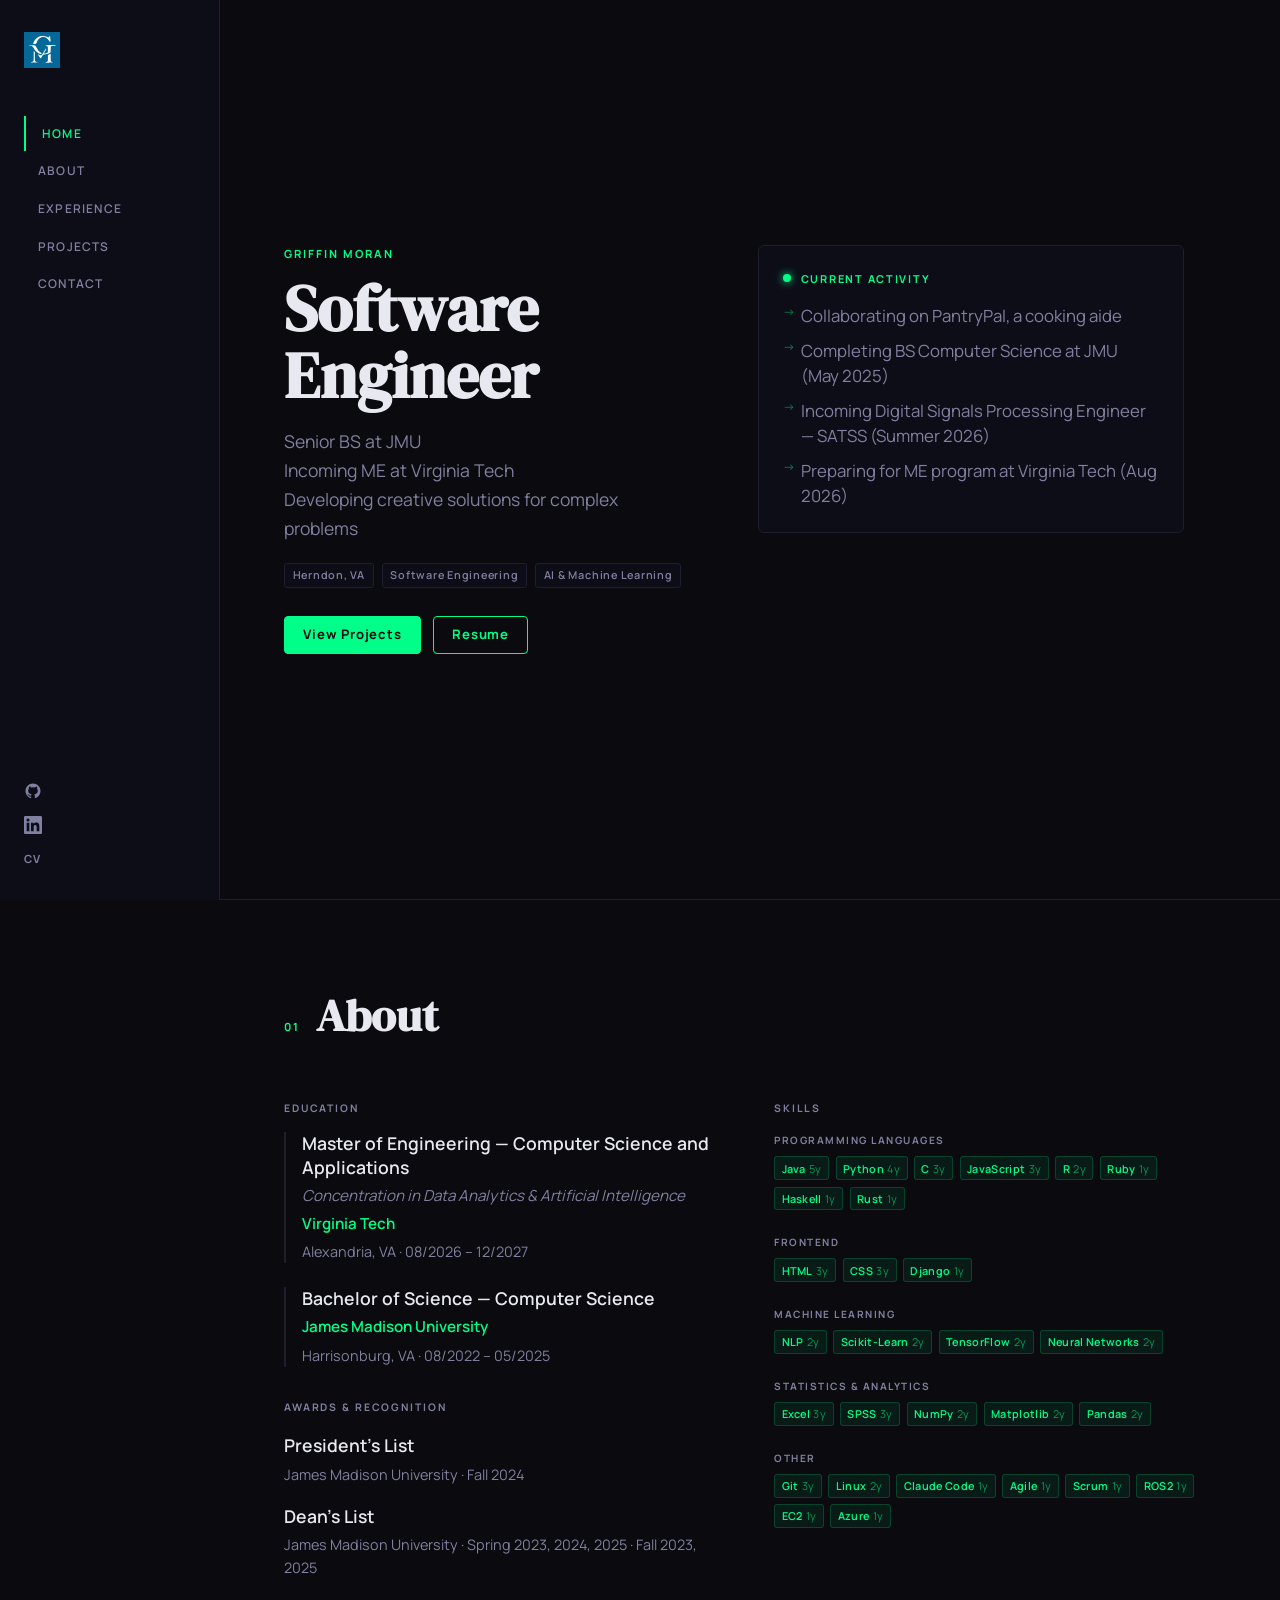
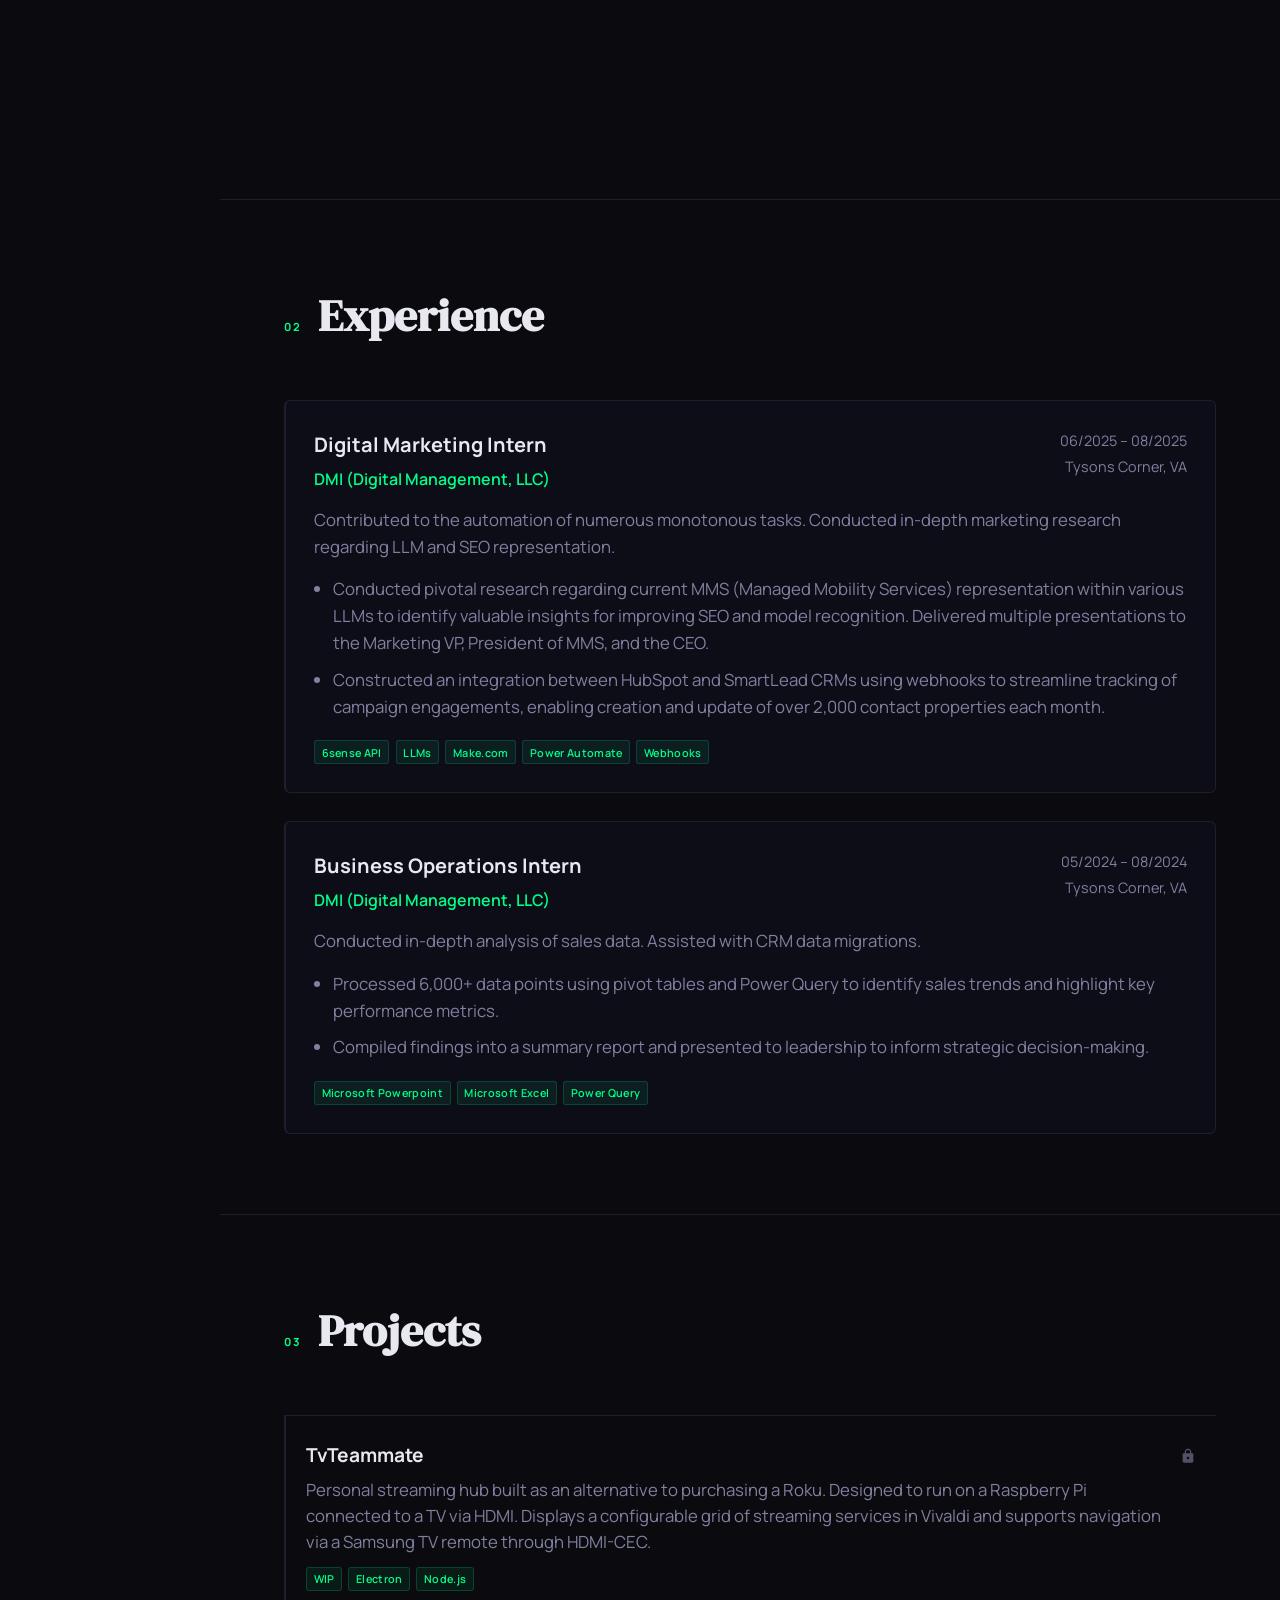
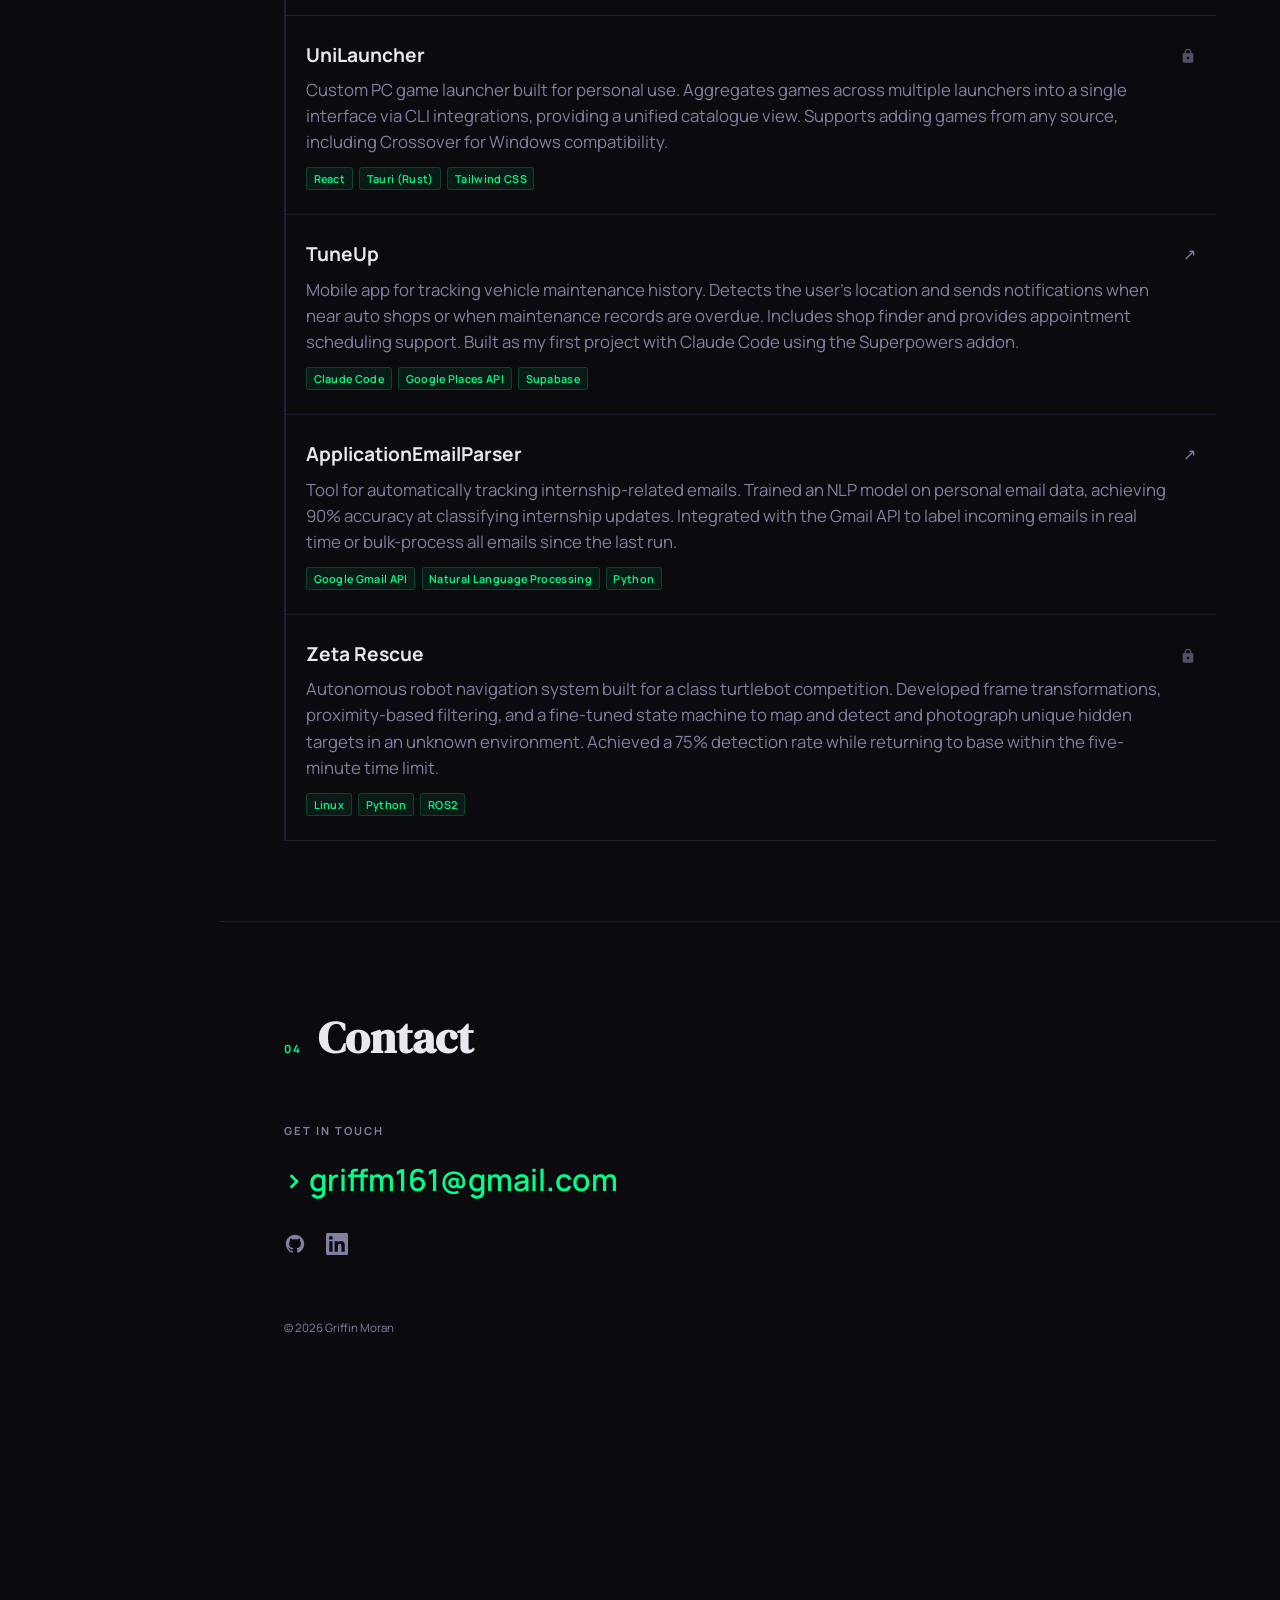
<file: index.html>
<!DOCTYPE html>
<html lang="en">
<head>
  <meta charset="UTF-8">
  <meta name="viewport" content="width=device-width, initial-scale=1.0">
  <title>Griffin Moran</title>
  <link rel="icon" href="attachments/gm-logo.svg" type="image/svg+xml">
  <link rel="preconnect" href="https://fonts.googleapis.com">
  <link rel="preconnect" href="https://fonts.gstatic.com" crossorigin>
  <link href="https://fonts.googleapis.com/css2?family=DM+Serif+Display:ital@0;1&family=Manrope:wght@300;400;500;600;700&display=swap" rel="stylesheet">
  <link rel="stylesheet" href="styles.css">
</head>
<body>

  <!-- ── Sidebar (desktop) ──────────────────────────────────────────── -->
  <aside class="sidebar">
    <div class="sidebar-top">
      <a href="#home" class="sidebar-logo">
        <img src="attachments/gm-logo.svg" alt="GM" width="36" height="36">
      </a>
      <nav class="sidebar-nav">
        <a href="#home"       class="nav-link" data-section="home">Home</a>
        <a href="#about"      class="nav-link" data-section="about">About</a>
        <a href="#experience" class="nav-link" data-section="experience">Experience</a>
        <a href="#projects"   class="nav-link" data-section="projects">Projects</a>
        <a href="#contact"    class="nav-link" data-section="contact">Contact</a>
      </nav>
    </div>
    <div class="sidebar-bottom">
      <a href="https://github.com/Moran-Griffin" class="social-link" target="_blank" rel="noopener" aria-label="GitHub">
        <svg xmlns="http://www.w3.org/2000/svg" width="18" height="18" viewBox="0 0 24 24" fill="currentColor" aria-hidden="true">
          <path d="M12 2C6.477 2 2 6.477 2 12c0 4.42 2.865 8.166 6.839 9.489.5.092.682-.217.682-.482 0-.237-.008-.866-.013-1.7-2.782.603-3.369-1.342-3.369-1.342-.454-1.155-1.11-1.462-1.11-1.462-.908-.62.069-.608.069-.608 1.003.07 1.531 1.03 1.531 1.03.892 1.529 2.341 1.087 2.91.832.092-.647.35-1.088.636-1.338-2.22-.253-4.555-1.11-4.555-4.943 0-1.091.39-1.984 1.029-2.683-.103-.253-.446-1.27.098-2.647 0 0 .84-.269 2.75 1.025A9.578 9.578 0 0112 6.836a9.59 9.59 0 012.504.337c1.909-1.294 2.747-1.025 2.747-1.025.546 1.377.202 2.394.1 2.647.64.699 1.028 1.592 1.028 2.683 0 3.842-2.339 4.687-4.566 4.935.359.309.678.919.678 1.852 0 1.336-.012 2.415-.012 2.743 0 .267.18.578.688.48C19.138 20.163 22 16.418 22 12c0-5.523-4.477-10-10-10z"/>
        </svg>
      </a>
      <a href="https://linkedin.com/in/griffin-moran161/" class="social-link" target="_blank" rel="noopener" aria-label="LinkedIn">
        <svg xmlns="http://www.w3.org/2000/svg" width="18" height="18" viewBox="0 0 24 24" fill="currentColor" aria-hidden="true">
          <path d="M20.447 20.452h-3.554v-5.569c0-1.328-.027-3.037-1.852-3.037-1.853 0-2.136 1.445-2.136 2.939v5.667H9.351V9h3.414v1.561h.046c.477-.9 1.637-1.85 3.37-1.85 3.601 0 4.267 2.37 4.267 5.455v6.286zM5.337 7.433a2.062 2.062 0 01-2.063-2.065 2.064 2.064 0 112.063 2.065zm1.782 13.019H3.555V9h3.564v11.452zM22.225 0H1.771C.792 0 0 .774 0 1.729v20.542C0 23.227.792 24 1.771 24h20.451C23.2 24 24 23.227 24 22.271V1.729C24 .774 23.2 0 22.222 0h.003z"/>
        </svg>
      </a>
      <a href="attachments/Moran, Griffin resume.pdf" class="social-link resume-text" target="_blank" rel="noopener" aria-label="Resume">CV</a>
    </div>
  </aside>

  <!-- ── Mobile header ──────────────────────────────────────────────── -->
  <header class="mobile-header">
    <a href="#home" class="sidebar-logo">
      <img src="attachments/gm-logo.svg" alt="GM" width="30" height="30">
    </a>
    <button class="hamburger" id="hamburger" aria-label="Open menu" aria-expanded="false">
      <span></span><span></span><span></span>
    </button>
  </header>

  <!-- ── Mobile nav drawer ──────────────────────────────────────────── -->
  <nav class="mobile-nav" id="mobile-nav" aria-hidden="true">
    <a href="#home"       class="nav-link" data-section="home">Home</a>
    <a href="#about"      class="nav-link" data-section="about">About</a>
    <a href="#experience" class="nav-link" data-section="experience">Experience</a>
    <a href="#projects"   class="nav-link" data-section="projects">Projects</a>
    <a href="#contact"    class="nav-link" data-section="contact">Contact</a>
  </nav>

  <main class="main">

    <!-- ── 1. Home ────────────────────────────────────────────────── -->
    <section id="home" class="section section--home">
      <div class="section-inner home-inner">
        <div class="hero">
          <p class="hero-label">Griffin Moran</p>
          <h1 class="hero-title">Software<br>Engineer</h1>
          <p class="hero-sub">
            Senior BS at JMU<br>
            Incoming ME at Virginia Tech <br>
            Developing creative solutions for complex problems</p>
          <div class="location-tags">
            <span>Herndon, VA</span>
            <span>Software Engineering</span>
            <span>AI &amp; Machine Learning</span>
          </div>
          <div class="hero-actions">
            <a href="#projects" class="btn btn-primary">View Projects</a>
            <a href="attachments/Moran, Griffin resume.pdf" class="btn btn-outline" target="_blank" rel="noopener">Resume</a>
          </div>
        </div>
        <div class="activity-card">
          <div class="activity-card-header">
            <span class="activity-dot"></span>
            <span class="activity-label">Current Activity</span>
          </div>
          <ul class="activity-list">
            <li>Collaborating on PantryPal, a cooking aide</li>
            <li>Completing BS Computer Science at JMU (May 2025)</li>
            <li>Incoming Digital Signals Processing Engineer— SATSS (Summer 2026)</li>
            <li>Preparing for ME program at Virginia Tech (Aug 2026)</li>
          </ul>
        </div>
      </div>
    </section>

    <!-- ── 2. About ───────────────────────────────────────────────── -->
    <section id="about" class="section">
      <div class="section-inner">
        <div class="section-heading">
          <span class="section-number">01</span>
          <h2 class="section-title">About</h2>
        </div>
        <div class="about-grid">
          <div class="about-left">
            <h3 class="sub-heading">Education</h3>
            <div class="edu-card">
              <h4>Master of Engineering — Computer Science and Applications</h4>
              <span class="edu-concentration">Concentration in Data Analytics &amp; Artificial Intelligence</span>
              <span class="edu-institution">Virginia Tech</span>
              <span class="edu-meta">Alexandria, VA · 08/2026 – 12/2027</span>
            </div>
            <div class="edu-card">
              <h4>Bachelor of Science — Computer Science</h4>
              <span class="edu-institution">James Madison University</span>
              <span class="edu-meta">Harrisonburg, VA · 08/2022 – 05/2025</span>
            </div>

            <h3 class="sub-heading sub-heading--spaced">Awards &amp; Recognition</h3>
            <div class="award-list">
              <div class="award-item">
                <h4>President's List</h4>
                <span class="award-meta">James Madison University · Fall 2024</span>
              </div>
              <div class="award-item">
                <h4>Dean's List</h4>
                <span class="award-meta">James Madison University · Spring 2023, 2024, 2025 · Fall 2023, 2025</span>
              </div>
            </div>
          </div>

          <div class="about-right">
            <p class="sub-heading">Skills</p>
            <div class="skills-group">
              <span class="skills-cat">Programming Languages</span>
              <div class="skills-tags">
                <span class="tag">Java <span class="tag-years">5y</span></span>
                <span class="tag">Python <span class="tag-years">4y</span></span>
                <span class="tag">C <span class="tag-years">3y</span></span>
                <span class="tag">JavaScript <span class="tag-years">3y</span></span>
                <span class="tag">R <span class="tag-years">2y</span></span>
                <span class="tag">Ruby <span class="tag-years">1y</span></span>
                <span class="tag">Haskell <span class="tag-years">1y</span></span>
                <span class="tag">Rust <span class="tag-years">1y</span></span>
              </div>
            </div>
            <div class="skills-group">
              <span class="skills-cat">Frontend</span>
              <div class="skills-tags">
                <span class="tag">HTML <span class="tag-years">3y</span></span>
                <span class="tag">CSS <span class="tag-years">3y</span></span>
                <span class="tag">Django <span class="tag-years">1y</span></span>
              </div>
            </div>
            <div class="skills-group">
              <span class="skills-cat">Machine Learning</span>
              <div class="skills-tags">
                <span class="tag">NLP <span class="tag-years">2y</span></span>
                <span class="tag">Scikit-Learn <span class="tag-years">2y</span></span>
                <span class="tag">TensorFlow <span class="tag-years">2y</span></span>
                <span class="tag">Neural Networks <span class="tag-years">2y</span></span>
              </div>
            </div>
            <div class="skills-group">
              <span class="skills-cat">Statistics &amp; Analytics</span>
              <div class="skills-tags">
                <span class="tag">Excel <span class="tag-years">3y</span></span>
                <span class="tag">SPSS <span class="tag-years">3y</span></span>
                <span class="tag">NumPy <span class="tag-years">2y</span></span>
                <span class="tag">Matplotlib <span class="tag-years">2y</span></span>
                <span class="tag">Pandas <span class="tag-years">2y</span></span>
              </div>
            </div>
            <div class="skills-group">
              <span class="skills-cat">Other</span>
              <div class="skills-tags">
                <span class="tag">Git <span class="tag-years">3y</span></span>
                <span class="tag">Linux <span class="tag-years">2y</span></span>
                <span class="tag">Claude Code <span class="tag-years">1y</span></span>
                <span class="tag">Agile <span class="tag-years">1y</span></span>
                <span class="tag">Scrum <span class="tag-years">1y</span></span>
                <span class="tag">ROS2 <span class="tag-years">1y</span></span>
                <span class="tag">EC2 <span class="tag-years">1y</span></span>
                <span class="tag">Azure <span class="tag-years">1y</span></span>
              </div>
            </div>
          </div>
        </div>
      </div>
    </section>

    <!-- ── 3. Experience ──────────────────────────────────────────── -->
    <section id="experience" class="section">
      <div class="section-inner">
        <div class="section-heading">
          <span class="section-number">02</span>
          <h2 class="section-title">Experience</h2>
        </div>
        <div class="work-list">

          <div class="work-card">
            <div class="work-card-header">
              <div>
                <h3 class="work-role">Digital Marketing Intern</h3>
                <span class="work-company">DMI (Digital Management, LLC)</span>
              </div>
              <div class="work-meta">
                <span class="work-date">06/2025 – 08/2025</span>
                <span class="work-loc">Tysons Corner, VA</span>
              </div>
            </div>
            <p class="work-desc">Contributed to the automation of numerous monotonous tasks. Conducted in-depth marketing research regarding LLM and SEO representation.</p>
            <ul class="work-achievements">
              <li>Conducted pivotal research regarding current MMS (Managed Mobility Services) representation within various LLMs to identify valuable insights for improving SEO and model recognition. Delivered multiple presentations to the Marketing VP, President of MMS, and the CEO.</li>
              <li>Constructed an integration between HubSpot and SmartLead CRMs using webhooks to streamline tracking of campaign engagements, enabling creation and update of over 2,000 contact properties each month.</li>
            </ul>
            <div class="work-tags">
              <span class="tag">6sense API</span>
              <span class="tag">LLMs</span>
              <span class="tag">Make.com</span>
              <span class="tag">Power Automate</span>
              <span class="tag">Webhooks</span>
            </div>
          </div>

          <div class="work-card">
            <div class="work-card-header">
              <div>
                <h3 class="work-role">Business Operations Intern</h3>
                <span class="work-company">DMI (Digital Management, LLC)</span>
              </div>
              <div class="work-meta">
                <span class="work-date">05/2024 – 08/2024</span>
                <span class="work-loc">Tysons Corner, VA</span>
              </div>
            </div>
            <p class="work-desc">Conducted in-depth analysis of sales data. Assisted with CRM data migrations.</p>
            <ul class="work-achievements">
              <li>Processed 6,000+ data points using pivot tables and Power Query to identify sales trends and highlight key performance metrics.</li>
              <li>Compiled findings into a summary report and presented to leadership to inform strategic decision-making.</li>
            </ul>
            <div class="work-tags">
              <span class="tag">Microsoft Powerpoint</span>
              <span class="tag">Microsoft Excel</span>
              <span class="tag">Power Query</span>
            </div>
          </div>

        </div>
      </div>
    </section>

    <!-- ── 4. Projects ────────────────────────────────────────────── -->
    <section id="projects" class="section">
      <div class="section-inner">
        <div class="section-heading">
          <span class="section-number">03</span>
          <h2 class="section-title">Projects</h2>
        </div>

        <div class="project-list">
          <a class="project-row">
            <div class="project-row-content">
              <h3 class="project-name">TvTeammate</h3>
              <p class="project-desc">
                Personal streaming hub built as an alternative to purchasing a Roku.
                Designed to run on a Raspberry Pi connected to a TV via HDMI.
                Displays a configurable grid of streaming services in Vivaldi
                and supports navigation via a Samsung TV remote through HDMI-CEC.
              </p>
              <div class="project-tags">
                <span class="tag">WIP</span>
                <span class="tag">Electron</span>
                <span class="tag">Node.js</span>
              </div>
            </div>
            <span class="project-lock" aria-label="Private repository">
              <svg xmlns="http://www.w3.org/2000/svg" width="16" height="16" viewBox="0 0 24 24" fill="currentColor" aria-hidden="true"><path d="M18 8h-1V6c0-2.76-2.24-5-5-5S7 3.24 7 6v2H6c-1.1 0-2 .9-2 2v10c0 1.1.9 2 2 2h12c1.1 0 2-.9 2-2V10c0-1.1-.9-2-2-2zm-6 9c-1.1 0-2-.9-2-2s.9-2 2-2 2 .9 2 2-.9 2-2 2zm3.1-9H8.9V6c0-1.71 1.39-3.1 3.1-3.1s3.1 1.39 3.1 3.1v2z"/></svg>
            </span>
          </a>

          <a class="project-row">
            <div class="project-row-content">
              <h3 class="project-name">UniLauncher</h3>
              <p class="project-desc">
                Custom PC game launcher built for personal use. 
                Aggregates games across multiple launchers into a single interface via CLI integrations, providing a unified catalogue view. 
                Supports adding games from any source, including Crossover for Windows compatibility.
              </p>
              <div class="project-tags">
                <span class="tag">React</span>
                <span class="tag">Tauri (Rust)</span>
                <span class="tag">Tailwind CSS</span>
              </div>
            </div>
            <span class="project-lock" aria-label="Private repository">
              <svg xmlns="http://www.w3.org/2000/svg" width="16" height="16" viewBox="0 0 24 24" fill="currentColor" aria-hidden="true"><path d="M18 8h-1V6c0-2.76-2.24-5-5-5S7 3.24 7 6v2H6c-1.1 0-2 .9-2 2v10c0 1.1.9 2 2 2h12c1.1 0 2-.9 2-2V10c0-1.1-.9-2-2-2zm-6 9c-1.1 0-2-.9-2-2s.9-2 2-2 2 .9 2 2-.9 2-2 2zm3.1-9H8.9V6c0-1.71 1.39-3.1 3.1-3.1s3.1 1.39 3.1 3.1v2z"/></svg>
            </span>
          </a>

          <a class="project-row" href="https://github.com/Moran-Griffin/TuneUp">
            <div class="project-row-content">
              <h3 class="project-name">TuneUp</h3>
              <p class="project-desc">
                Mobile app for tracking vehicle maintenance history. 
                Detects the user's location and sends notifications when near auto shops or when maintenance records are overdue. 
                Includes shop finder and provides appointment scheduling support.
                Built as my first project with Claude Code using the Superpowers addon.
              </p>
              <div class="project-tags">
                <span class="tag">Claude Code</span>
                <span class="tag">Google Places API</span>
                <span class="tag">Supabase</span>
              </div>
            </div>
            <span class="project-arrow" aria-hidden="true">↗</span>
          </a>

          <a class="project-row" href="https://github.com/Moran-Griffin/ApplicationEmailParser">
            <div class="project-row-content">
              <h3 class="project-name">ApplicationEmailParser</h3>
              <p class="project-desc">
                Tool for automatically tracking internship-related emails.
                Trained an NLP model on personal email data, achieving 90% accuracy at classifying internship updates.
                Integrated with the Gmail API to label incoming emails in real time or bulk-process all emails since the last run.
              </p>
              <div class="project-tags">
                <span class="tag">Google Gmail API</span>
                <span class="tag">Natural Language Processing</span>
                <span class="tag">Python</span>
              </div>
            </div>
            <span class="project-arrow" aria-hidden="true">↗</span>
          </a>

          <a class="project-row">
            <div class="project-row-content">
              <h3 class="project-name">Zeta Rescue</h3>
              <p class="project-desc">
                Autonomous robot navigation system built for a class turtlebot competition.
                Developed frame transformations, proximity-based filtering, and a fine-tuned state machine 
                to map and detect and photograph unique hidden targets in an unknown environment.
                Achieved a 75% detection rate while returning to base within the five-minute time limit.
              </p>
              <div class="project-tags">
                <span class="tag">Linux</span>
                <span class="tag">Python</span>
                <span class="tag">ROS2</span>
              </div>
            </div>
            <span class="project-lock" aria-label="Private repository">
              <svg xmlns="http://www.w3.org/2000/svg" width="16" height="16" viewBox="0 0 24 24" fill="currentColor" aria-hidden="true"><path d="M18 8h-1V6c0-2.76-2.24-5-5-5S7 3.24 7 6v2H6c-1.1 0-2 .9-2 2v10c0 1.1.9 2 2 2h12c1.1 0 2-.9 2-2V10c0-1.1-.9-2-2-2zm-6 9c-1.1 0-2-.9-2-2s.9-2 2-2 2 .9 2 2-.9 2-2 2zm3.1-9H8.9V6c0-1.71 1.39-3.1 3.1-3.1s3.1 1.39 3.1 3.1v2z"/></svg>
            </span>
          </a>

        </div>
      </div>
    </section>

    <!-- ── 5. Contact ─────────────────────────────────────────────── -->
    <section id="contact" class="section section--contact">
      <div class="section-inner">
        <div class="section-heading">
          <span class="section-number">04</span>
          <h2 class="section-title">Contact</h2>
        </div>
        <div class="contact-body">
          <p class="contact-tagline">Get in touch</p>
          <a href="mailto:griffm161@gmail.com" class="contact-email">&gt; griffm161@gmail.com</a>
          <div class="contact-socials">
            <a href="https://github.com/Moran-Griffin" class="social-link" target="_blank" rel="noopener" aria-label="GitHub">
              <svg xmlns="http://www.w3.org/2000/svg" width="22" height="22" viewBox="0 0 24 24" fill="currentColor" aria-hidden="true">
                <path d="M12 2C6.477 2 2 6.477 2 12c0 4.42 2.865 8.166 6.839 9.489.5.092.682-.217.682-.482 0-.237-.008-.866-.013-1.7-2.782.603-3.369-1.342-3.369-1.342-.454-1.155-1.11-1.462-1.11-1.462-.908-.62.069-.608.069-.608 1.003.07 1.531 1.03 1.531 1.03.892 1.529 2.341 1.087 2.91.832.092-.647.35-1.088.636-1.338-2.22-.253-4.555-1.11-4.555-4.943 0-1.091.39-1.984 1.029-2.683-.103-.253-.446-1.27.098-2.647 0 0 .84-.269 2.75 1.025A9.578 9.578 0 0112 6.836a9.59 9.59 0 012.504.337c1.909-1.294 2.747-1.025 2.747-1.025.546 1.377.202 2.394.1 2.647.64.699 1.028 1.592 1.028 2.683 0 3.842-2.339 4.687-4.566 4.935.359.309.678.919.678 1.852 0 1.336-.012 2.415-.012 2.743 0 .267.18.578.688.48C19.138 20.163 22 16.418 22 12c0-5.523-4.477-10-10-10z"/>
              </svg>
            </a>
            <a href="https://linkedin.com/in/[YOUR-LINKEDIN-SLUG]" class="social-link" target="_blank" rel="noopener" aria-label="LinkedIn">
              <svg xmlns="http://www.w3.org/2000/svg" width="22" height="22" viewBox="0 0 24 24" fill="currentColor" aria-hidden="true">
                <path d="M20.447 20.452h-3.554v-5.569c0-1.328-.027-3.037-1.852-3.037-1.853 0-2.136 1.445-2.136 2.939v5.667H9.351V9h3.414v1.561h.046c.477-.9 1.637-1.85 3.37-1.85 3.601 0 4.267 2.37 4.267 5.455v6.286zM5.337 7.433a2.062 2.062 0 01-2.063-2.065 2.064 2.064 0 112.063 2.065zm1.782 13.019H3.555V9h3.564v11.452zM22.225 0H1.771C.792 0 0 .774 0 1.729v20.542C0 23.227.792 24 1.771 24h20.451C23.2 24 24 23.227 24 22.271V1.729C24 .774 23.2 0 22.222 0h.003z"/>
              </svg>
            </a>
          </div>
        </div>
        <footer class="site-footer" role="contentinfo">
          <p>© 2026 Griffin Moran</p>
        </footer>
      </div>
    </section>

  </main>

  <script src="script.js"></script>
</body>
</html>
</file>
<file: styles.css>
/* ── Design tokens ───────────────────────────────────────────────────── */
:root {
  --bg:        #0a0a0f;
  --surface:   #0d0d18;
  --border:    #1e1e2e;
  --accent:    #00ff88;
  --text:      #e8e8f0;
  --muted:     #8080a0;
  --sidebar-w: 220px;
}

/* ── Reset ───────────────────────────────────────────────────────────── */
*, *::before, *::after { box-sizing: border-box; margin: 0; padding: 0; }
html { scroll-behavior: smooth; }
body {
  background: var(--bg);
  color: var(--text);
  font-family: 'Manrope', sans-serif;
  font-size: 18px;
  line-height: 1.6;
}
a { color: inherit; text-decoration: none; }
ul { list-style: none; }
img { display: block; max-width: 100%; }

/* ── Sidebar ─────────────────────────────────────────────────────────── */
.sidebar {
  position: fixed;
  top: 0; left: 0;
  width: var(--sidebar-w);
  height: 100vh;
  background: var(--surface);
  border-right: 1px solid var(--border);
  display: flex;
  flex-direction: column;
  justify-content: space-between;
  padding: 2rem 1.5rem;
  z-index: 100;
}
.sidebar-logo { display: inline-block; margin-bottom: 2.5rem; }
.sidebar-nav { display: flex; flex-direction: column; gap: 0.15rem; }
.nav-link {
  display: block;
  padding: 0.5rem 0.75rem;
  font-size: 0.75rem;
  font-weight: 600;
  letter-spacing: 0.1em;
  text-transform: uppercase;
  color: var(--muted);
  border-left: 2px solid transparent;
  transition: color 0.2s, border-color 0.2s, padding-left 0.2s;
}
.nav-link:hover { color: var(--text); }
.nav-link.active {
  color: var(--accent);
  border-left-color: var(--accent);
  padding-left: 1rem;
}
.sidebar-bottom { display: flex; flex-direction: column; gap: 1rem; align-items: flex-start; }
.social-link {
  color: var(--muted);
  display: inline-flex;
  align-items: center;
  transition: color 0.2s;
}
.social-link:hover { color: var(--accent); }
.resume-text { font-size: 0.7rem; font-weight: 700; letter-spacing: 0.12em; }

/* ── Mobile header ───────────────────────────────────────────────── */
.mobile-header {
  display: none;
  position: fixed;
  top: 0; left: 0; right: 0;
  height: 56px;
  background: var(--surface);
  border-bottom: 1px solid var(--border);
  padding: 0 1.25rem;
  align-items: center;
  justify-content: space-between;
  z-index: 101;
}
.hamburger {
  background: none;
  border: none;
  cursor: pointer;
  display: flex;
  flex-direction: column;
  gap: 5px;
  padding: 4px;
}
.hamburger span {
  display: block;
  width: 22px;
  height: 2px;
  background: var(--text);
  border-radius: 1px;
  transition: transform 0.2s, opacity 0.2s;
}
.hamburger.open span:nth-child(1) { transform: translateY(7px) rotate(45deg); }
.hamburger.open span:nth-child(2) { opacity: 0; }
.hamburger.open span:nth-child(3) { transform: translateY(-7px) rotate(-45deg); }

/* ── Mobile nav drawer ───────────────────────────────────────────────── */
.mobile-nav {
  display: none;
  position: fixed;
  top: 56px; left: 0; right: 0;
  background: var(--surface);
  border-bottom: 1px solid var(--border);
  padding: 0.75rem 1.5rem;
  flex-direction: column;
  gap: 0;
  z-index: 100;
  transform: translateY(-110%);
  opacity: 0;
  transition: transform 0.25s ease, opacity 0.25s ease;
}
.mobile-nav.open { transform: translateY(0); opacity: 1; }
.mobile-nav .nav-link {
  font-size: 0.875rem;
  padding: 0.65rem 0;
  border-left: none;
  border-bottom: 1px solid var(--border);
  letter-spacing: 0.06em;
}
.mobile-nav .nav-link:last-child { border-bottom: none; }

/* ── Main content area ───────────────────────────────────────────────── */
.main { margin-left: var(--sidebar-w); }

/* ── Section base ────────────────────────────────────────────────────── */
.section {
  min-height: 100vh;
  padding: 5rem 4rem;
  border-bottom: 1px solid var(--border);
}
.section-inner { max-width: 960px; }
.section-heading {
  display: flex;
  align-items: baseline;
  gap: 1rem;
  margin-bottom: 3rem;
}
.section-number {
  font-size: 0.7rem;
  font-weight: 700;
  letter-spacing: 0.18em;
  color: var(--accent);
  text-transform: uppercase;
}
.section-title {
  font-family: 'DM Serif Display', serif;
  font-size: clamp(2.2rem, 3.5vw, 3.2rem);
  color: var(--text);
}

/* ── Shared: tags ────────────────────────────────────────────────────── */
.tag {
  display: inline-flex;
  align-items: center;
  gap: 0.3em;
  background: rgba(0, 255, 136, 0.07);
  border: 1px solid rgba(0, 255, 136, 0.18);
  color: var(--accent);
  font-size: 0.68rem;
  font-weight: 600;
  padding: 0.2em 0.6em;
  border-radius: 3px;
  letter-spacing: 0.03em;
}
.tag-years { opacity: 0.55; font-weight: 400; }

/* ── Shared: buttons ─────────────────────────────────────────────────── */
.btn {
  display: inline-block;
  padding: 0.6em 1.4em;
  border-radius: 4px;
  font-size: 0.82rem;
  font-weight: 700;
  letter-spacing: 0.06em;
  transition: background 0.2s, color 0.2s, border-color 0.2s;
  cursor: pointer;
}
.btn-primary {
  background: var(--accent);
  color: var(--bg);
  border: 1px solid var(--accent);
}
.btn-primary:hover { background: #00cc6e; border-color: #00cc6e; }
.btn-outline {
  background: transparent;
  color: var(--accent);
  border: 1px solid var(--accent);
}
.btn-outline:hover { background: rgba(0, 255, 136, 0.08); }

/* ── About: sub-heading spacing modifier ─────────────────────────────── */
.sub-heading--spaced { margin-top: 2rem; }

/* ── Home section ────────────────────────────────────────────────────────── */
.section--home { display: flex; align-items: center; }
.home-inner {
  display: grid;
  grid-template-columns: 1fr 1fr;
  gap: 3rem;
  align-items: start;
  width: 100%;
  max-width: 900px;
}
.hero-label {
  font-size: 0.7rem;
  font-weight: 700;
  letter-spacing: 0.18em;
  color: var(--accent);
  text-transform: uppercase;
  margin-bottom: 0.75rem;
}
.hero-title {
  font-family: 'DM Serif Display', serif;
  font-size: clamp(3rem, 5vw, 4.8rem);
  line-height: 1.05;
  color: var(--text);
  margin-bottom: 1.1rem;
}
.hero-sub {
  color: var(--muted);
  font-size: 1.1rem;
  line-height: 1.65;
  margin-bottom: 1.25rem;
  max-width: 380px;
}
.location-tags {
  display: flex;
  flex-wrap: wrap;
  gap: 0.5rem;
  margin-bottom: 1.75rem;
}
.location-tags span {
  font-size: 0.68rem;
  font-weight: 600;
  letter-spacing: 0.07em;
  color: var(--muted);
  background: var(--surface);
  border: 1px solid var(--border);
  padding: 0.25em 0.7em;
  border-radius: 3px;
}
.hero-actions { display: flex; gap: 0.75rem; flex-wrap: wrap; }

/* Activity card */
.activity-card {
  background: var(--surface);
  border: 1px solid var(--border);
  border-radius: 6px;
  padding: 1.5rem;
}
.activity-card-header {
  display: flex;
  align-items: center;
  gap: 0.6rem;
  margin-bottom: 1rem;
}
.activity-dot {
  width: 8px;
  height: 8px;
  border-radius: 50%;
  background: var(--accent);
  box-shadow: 0 0 8px var(--accent);
  flex-shrink: 0;
}
.activity-label {
  font-size: 0.68rem;
  font-weight: 700;
  letter-spacing: 0.16em;
  color: var(--accent);
  text-transform: uppercase;
}
.activity-list {
  display: flex;
  flex-direction: column;
  gap: 0.6rem;
}
.activity-list li {
  font-size: 1.05rem;
  color: var(--muted);
  padding-left: 1.1em;
  position: relative;
  line-height: 1.5;
}
.activity-list li::before {
  content: '→';
  position: absolute;
  left: 0;
  color: var(--accent);
  opacity: 0.5;
  font-size: 0.75rem;
}

/* ── About section ───────────────────────────────────────────────────── */
.about-grid {
  display: grid;
  grid-template-columns: 1fr 1fr;
  gap: 3rem;
}
.sub-heading {
  font-size: 0.65rem;
  font-weight: 700;
  letter-spacing: 0.18em;
  color: var(--muted);
  text-transform: uppercase;
  margin-bottom: 1rem;
}
.edu-card {
  border-left: 2px solid var(--border);
  padding-left: 1rem;
  margin-bottom: 1.5rem;
  display: flex;
  flex-direction: column;
  gap: 0.25rem;
}
.edu-card h4 {
  font-size: 1.1rem;
  font-weight: 600;
  color: var(--text);
  line-height: 1.35;
}
.edu-concentration { font-size: 0.95rem; color: var(--muted); font-style: italic; }
.edu-institution { font-size: 0.95rem; font-weight: 600; color: var(--accent); }
.edu-meta { font-size: 0.9rem; color: var(--muted); }

.award-list { display: flex; flex-direction: column; gap: 1rem; }
.award-item { display: flex; flex-direction: column; gap: 0.2rem; }
.award-item h4 { font-size: 1.1rem; font-weight: 600; color: var(--text); }
.award-meta { font-size: 0.9rem; color: var(--muted); }

.skills-group { margin-bottom: 1.5rem; }
.skills-cat {
  display: block;
  font-size: 0.63rem;
  font-weight: 700;
  letter-spacing: 0.15em;
  color: var(--muted);
  text-transform: uppercase;
  margin-bottom: 0.5rem;
}
.skills-tags { display: flex; flex-wrap: wrap; gap: 0.4rem; }

/* ── Experience section ──────────────────────────────────────────────── */
.work-list { display: flex; flex-direction: column; gap: 1.75rem; }
.work-card {
  background: var(--surface);
  border: 1px solid var(--border);
  border-left: 2px solid var(--border);
  border-radius: 6px;
  padding: 1.75rem;
  transition: border-left-color 0.2s;
}
.work-card:hover { border-left-color: var(--accent); }
.work-card-header {
  display: flex;
  justify-content: space-between;
  align-items: flex-start;
  gap: 1rem;
  margin-bottom: 0.875rem;
}
.work-role { font-size: 1.25rem; font-weight: 700; color: var(--text); margin-bottom: 0.2rem; }
.work-company { font-size: 1rem; font-weight: 600; color: var(--accent); }
.work-meta { display: flex; flex-direction: column; align-items: flex-end; gap: 0.2rem; flex-shrink: 0; }
.work-date, .work-loc { font-size: 0.9rem; color: var(--muted); }
.work-desc { font-size: 1.05rem; color: var(--muted); margin-bottom: 1rem; line-height: 1.6; }
.work-achievements {
  list-style: disc;
  padding-left: 1.2rem;
  margin-bottom: 1.25rem;
  display: flex;
  flex-direction: column;
  gap: 0.6rem;
}
.work-achievements li { font-size: 1.05rem; color: var(--muted); line-height: 1.6; }
.work-tags { display: flex; flex-wrap: wrap; gap: 0.4rem; }

/* ── Projects section ────────────────────────────────────────────────── */
.project-list { display: flex; flex-direction: column; }
.project-row {
  display: flex;
  justify-content: space-between;
  align-items: flex-start;
  gap: 1rem;
  padding: 1.5rem 1.25rem;
  border-left: 2px solid var(--border);
  border-bottom: 1px solid var(--border);
  transition: border-left-color 0.2s, background 0.2s;
  cursor: pointer;
}
.project-list .project-row:first-child { border-top: 1px solid var(--border); }
.project-row:hover {
  border-left-color: var(--accent);
  background: rgba(0, 255, 136, 0.025);
}
.project-row-content { flex: 1; transition: transform 0.2s; }
.project-row:hover .project-row-content { transform: translateX(4px); }
.project-name { font-size: 1.2rem; font-weight: 700; color: var(--text); margin-bottom: 0.4rem; }
.project-desc {
  font-size: 1.05rem;
  color: var(--muted);
  line-height: 1.55;
  margin-bottom: 0.75rem;
}
.project-tags { display: flex; flex-wrap: wrap; gap: 0.4rem; }
.project-arrow {
  font-size: 1rem;
  color: var(--muted);
  flex-shrink: 0;
  margin-top: 0.15rem;
  transition: color 0.2s, transform 0.2s;
}
.project-row:hover .project-arrow {
  color: var(--accent);
  transform: translate(3px, -3px);
}
.project-row:not([href]) { cursor: default; }
.project-lock {
  color: var(--muted);
  flex-shrink: 0;
  margin-top: 0.2rem;
  opacity: 0.6;
}

/* ── Contact section ─────────────────────────────────────────────────── */
.section--contact {
  display: flex;
  flex-direction: column;
  justify-content: space-between;
}
.contact-body { max-width: 480px; }
.contact-tagline {
  font-size: 0.7rem;
  font-weight: 700;
  letter-spacing: 0.18em;
  color: var(--muted);
  text-transform: uppercase;
  margin-bottom: 1rem;
}
.contact-email {
  display: inline-block;
  font-size: clamp(1.4rem, 2.5vw, 1.9rem);
  font-weight: 600;
  color: var(--accent);
  margin-bottom: 1.75rem;
  transition: opacity 0.2s;
}
.contact-email:hover { opacity: 0.7; }
.contact-socials { display: flex; gap: 1.25rem; align-items: center; }
.contact-socials .social-link { color: var(--muted); }
.contact-socials .social-link:hover { color: var(--accent); }

/* Footer */
.site-footer {
  margin-top: auto;
  padding-top: 4rem;
  font-size: 0.72rem;
  color: var(--muted);
}

/* ── Responsive (≤ 768px) ────────────────────────────────────────────── */
@media (max-width: 768px) {
  .sidebar { display: none; }
  .mobile-header { display: flex; }
  .mobile-nav { display: flex; visibility: hidden; }
  .mobile-nav.open { display: flex; visibility: visible; }
  .main { margin-left: 0; padding-top: 56px; }

  .section { padding: 3rem 1.5rem; scroll-margin-top: 56px; }

  .home-inner {
    grid-template-columns: 1fr;
    gap: 2rem;
  }
  .hero-sub { max-width: 100%; }

  .about-grid {
    grid-template-columns: 1fr;
    gap: 2rem;
  }

  .work-card-header { flex-direction: column; gap: 0.4rem; }
  .work-meta { align-items: flex-start; }

  .section-heading { margin-bottom: 2rem; }
}
</file>
